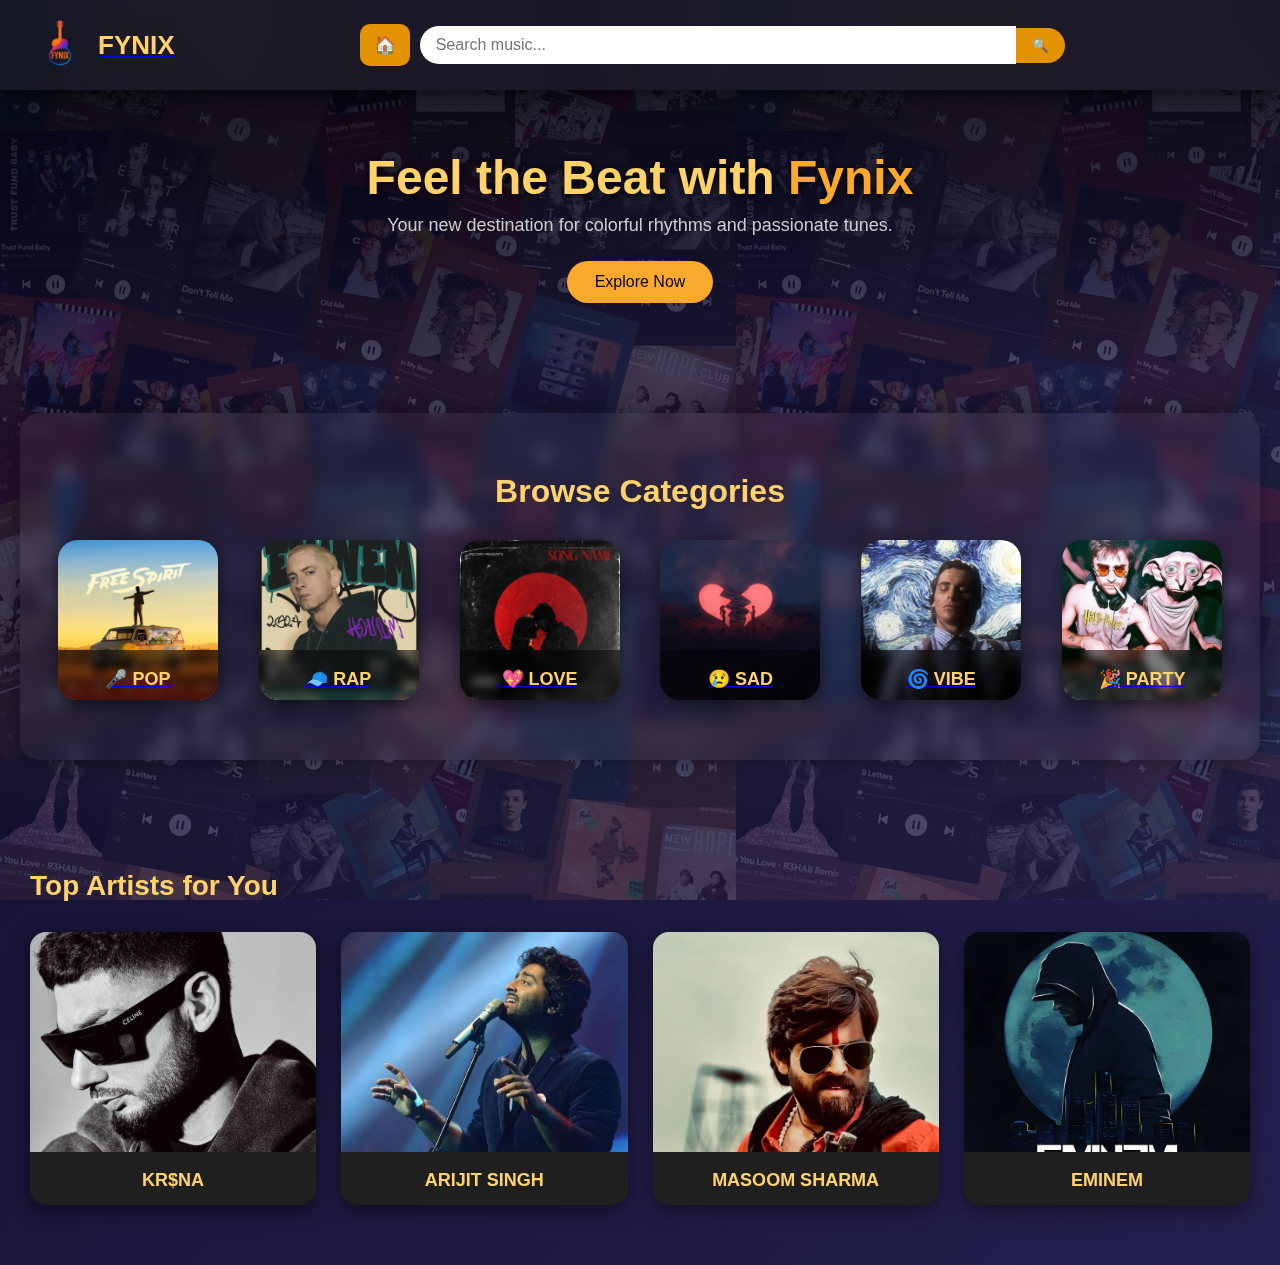
<file: index.html>
<!DOCTYPE html>
<html lang="en">
<head>
  <meta charset="UTF-8" />
  <meta name="viewport" content="width=device-width, initial-scale=1" />
  <title>Fynix - Music for the Soul</title>
  <link rel="stylesheet" href="index.css" />
  <link rel="stylesheet" href="https://cdnjs.cloudflare.com/ajax/libs/font-awesome/6.5.0/css/all.min.css">
  <link rel="icon" type="image/png" href="images/logo.png" />
  <script defer src="index.js"></script>
</head>
<body>

  <div class="stars"></div>
<header class="navbar">
  <a href="index.html" class="logo">
    <img src="images/logo.png" alt="Fynix Logo">
    <span>FYNIX</span>
  </a>

 <div class="search-bar-container">
    <button class="home-btn" onclick="window.location.href='index.html'">🏠</button>
    <div class="search-box">
      <input type="text" id="searchInput" placeholder="Search music...">
   <button onclick="handleSearch()">🔍</button>
    </div>
  </div>
</header>
  <main>
    <section class="hero">
      <h1>Feel the Beat with <span>Fynix</span></h1>
      <p>Your new destination for colorful rhythms and passionate tunes.</p>
      <button onclick="exploreNow()">Explore Now</button>
    </section>

    <section class="categories">
  <h2>Browse Categories</h2>
  <div class="category-grid">
    <a href="pop.html" class="category-card"><span>🎤 POP</span></a>
    <a href="rap.html" class="category-card"><span>🧢 RAP</span></a>
    <a href="love.html" class="category-card"><span>💖 LOVE</span></a>
    <a href="sad.html" class="category-card"><span>😢 SAD</span></a>
    <a href="vibe.html" class="category-card"><span>🌀 VIBE</span></a>
    <a href="party.html" class="category-card"><span>🎉 PARTY</span></a>
  </div>
</section>

    <section class="recommend">
  <h2>Top Artists for You</h2>
  <div class="music-cards">
   <div class="music-card" onclick="window.location.href='krsna.html'">
      <img src="images/track1.png" alt="Track 1" />
      <p>KR$NA</p>
    </div>
    <div class="music-card" onclick="window.location.href='arijit.html'">
      <img src="images/track2.png" alt="Track 2" />
      <p>ARIJIT SINGH</p>
    </div>
   <div class="music-card" onclick="window.location.href='masoom.html'">
      <img src="images/track3.png" alt="Track 3" />
      <p>MASOOM SHARMA</p>
    </div>
   <div class="music-card" onclick="window.location.href='eminem.html'">
      <img src="images/track4.png" alt="Track 4" />
      <p>EMINEM </p>
    </div>
  </div>
</section>
  </main>
</body>
</html>
</file>
<file: index.css>
/* Reset */
* {
  margin: 0;
  padding: 0;
  box-sizing: border-box;
}

body {
  font-family: 'Segoe UI', Tahoma, Geneva, Verdana, sans-serif;
  color: white;
  background: linear-gradient(135deg, #0f0c29, #302b63, #24243e);
  background-size: 300% 300%;
  animation: pulseDark 10s ease infinite;
  overflow-x: hidden;
  position: relative;
}

/* Galaxy Stars Background */
.stars {
  position: fixed;
  width: 100%;
  height: 100%;
  background: url('images/back.png');
  animation: starsMove 200s linear infinite;
  z-index: 0;
  opacity: 0.20;
  pointer-events: none;
}

@keyframes starsMove {
  0% { background-position: 0 0; }
  100% { background-position: -5000px 5000px; }
}

/* Background Animation */
@keyframes pulseDark {
  0% {
    background-position: 0% 50%;
    filter: brightness(1);
  }
  50% {
    background-position: 100% 50%;
    filter: brightness(1.1);
  }
  100% {
    background-position: 0% 50%;
    filter: brightness(1);
  }
}

/* Navbar */
.navbar {
  display: flex;
  justify-content: space-between;
  align-items: center;
  background: rgba(20, 20, 30, 0.7); /* Dark glassy */
  backdrop-filter: blur(50px);        /* Soft blur effect */
  padding: 15px 30px;
  box-shadow: 0 4px 20px rgba(0, 0, 0, 0.6);
  position: relative;
  z-index: 10; /* Make sure it's above stars & shapes */
}

.logo {
  display: flex;
  align-items: center;
  gap: 8px;
}

.logo img {
  height: 60px;
  max-height: 70px;
  transition: 0.3s;
}

.logo span {
  font-size: 26px;
  font-weight: bold;
  color: #ffd369;
}
/* Home button + search bar container */
.search-bar-container {
  display: flex;
  align-items: center;
  flex: 1;
  justify-content: center;
  gap: 10px;
}

/* Home button */
.home-btn {
  background-color: #e49300;
  color: black;
  border: none;
  border-radius: 10px;
  padding: 10px 14px;
  font-size: 18px;
  cursor: pointer;
  transition: background 0.3s ease;
}

.home-btn:hover {
  background-color: #ffad1f;
}

/* Search Box */
.search-box {
  display: flex;
  align-items: center;
  width: 60%;
}

.search-box input {
  padding: 10px 16px;
  width: 100%;
  border-radius: 20px 0 0 20px;
  border: none;
  outline: none;
  font-size: 16px;
}

.search-box button {
  padding: 10px 16px;
  border-radius: 0 20px 20px 0;
  border: none;
  background-color: #e49300;
  color: black;
  cursor: pointer;
  transition: 0.3s;
}

.search-box button:hover {
  background-color: #ffad1f;
}
/* Right empty div for layout balance */
.empty-space {
  width: 60px;
}

/* Hero Section */
.hero {
  text-align: center;
  padding: 60px 20px;
  background: linear-gradient(to bottom, rgba(0, 0, 0, 0.5), transparent);
  z-index: 2;
  position: relative;
}

.hero h1 {
  font-size: 48px;
  margin-bottom: 10px;
  color: #ffd369;
  text-shadow: 1px 1px 10px black;
}

.hero h1 span {
  color: #fba92c;
}

.hero p {
  font-size: 18px;
  margin-bottom: 25px;
  color: #ccc;
}

.hero button {
  padding: 12px 28px;
  font-size: 16px;
  background-color: #fba92c;
  color: black;
  border: none;
  border-radius: 30px;
  cursor: pointer;
  transition: background 0.3s;
}

.hero button:hover {
  background-color: #e49300;
}

/* Categories Section */
.categories {
  padding: 60px 30px;
  background: rgba(255, 255, 255, 0.04);
  backdrop-filter: blur(8px);
  border-radius: 20px;
  margin: 50px 20px;
  box-shadow: 0 0 25px rgba(0, 0, 0, 0.4);
  z-index: 2;
  position: relative;
}

.categories h2 {
  margin-bottom: 20px;
  font-size: 32px;
  text-align: center;
  color: #ffd369;
}

.category-grid {
  display: grid;
  grid-template-columns: repeat(auto-fit, minmax(160px, 1fr));
  gap: 25px;
  justify-items: center;
  margin-top: 30px;
}
.category-card {
  position: relative;
  background-size: cover;
  background-position: center;
  background-repeat: no-repeat;
  border-radius: 20px;
  width: 160px;
  height: 160px;
  overflow: hidden;
  box-shadow: 0 6px 18px rgba(0, 0, 0, 0.5);
  cursor: pointer;
  display: flex;
  align-items: flex-end; /* shift text to bottom */
  justify-content: center;
  transition: transform 0.3s ease;
}

/* Blur overlay for text readability */
.category-card::after {
  content: "";
  position: absolute;
  bottom: 0;
  width: 100%;
  height: 50px;
  background: rgba(0, 0, 0, 0.5); /* semi-transparent black */
  backdrop-filter: blur(4px);
  z-index: 1;
}

/* Text styling */
.category-card span {
  position: relative;
  z-index: 2;
  font-size: 18px;
  font-weight: 600;
  color: #ffd369;
  font-family: 'Segoe UI', Tahoma, Geneva, Verdana, sans-serif;
  padding: 10px;
  text-align: center;
  width: 100%;
}
/* Individual category background PNGs */
.category-card:nth-child(1) {
  background-image: url('images/pop.png');
}

.category-card:nth-child(2) {
  background-image: url('images/rap.png');
}

.category-card:nth-child(3) {
  background-image: url('images/love.png');
}

.category-card:nth-child(4) {
  background-image: url('images/sad.png');
}

.category-card:nth-child(5) {
  background-image: url('images/vibe.png');
}

.category-card:nth-child(6) {
  background-image: url('images/party.png');
}


.category-card:hover {
  transform: scale(1.05);
  box-shadow: 0 0 25px #fba92c80;
  filter: brightness(1.1); /* Image remains intact with glow */
}

/* Music Cards */
.recommend {
  padding: 60px 30px;
  z-index: 2;
  position: relative;
}

.recommend h2 {
  margin-bottom: 20px;
  font-size: 28px;
  color: #ffd369;
}

.music-cards {
  display: grid;
  grid-template-columns: repeat(auto-fit, minmax(200px, 1fr));
  gap: 25px;
  margin-top: 30px;
}

.music-card {
  background: #1f1f1f;
  border-radius: 16px;
  overflow: hidden;
  text-align: center;
  transition: transform 0.3s ease;
  box-shadow: 0 6px 20px rgba(0, 0, 0, 0.5);
  cursor: pointer;
}

.music-card:hover {
  transform: scale(1.05);
}

.music-card img {
  width: 100%;
  height: 220px;
  object-fit: cover;
}

.music-card p {
  font-size: 18px;
  padding: 14px 10px;
  font-weight: 600;
  color: #ffd369;
  font-family: 'Segoe UI', Tahoma, Geneva, Verdana, sans-serif;
}

/* 🔥 Full Mobile Responsive Enhancements */
@media (max-width: 768px) {

  /* Navbar becomes stacked and centered */
  .navbar {
    flex-direction: column;
    align-items: center;
    padding: 10px 20px;
  }

  .logo {
    justify-content: center;
  }

  .logo img {
    height: 50px;
  }

  .logo span {
    font-size: 22px;
  }

  /* Home button and search bar stacked vertically */
  .search-bar-container {
    flex-direction: column;
    gap: 10px;
    width: 100%;
    align-items: center;
  }

  .home-btn {
    font-size: 16px;
    padding: 8px 12px;
  }

  .search-box {
    width: 90%;
  }

  .search-box input {
    padding: 10px;
    font-size: 14px;
  }

  .search-box button {
    padding: 10px;
    font-size: 14px;
  }

  .empty-space {
    display: none;
  }

  /* Hero text scaling */
  .hero {
    padding: 40px 15px;
  }

  .hero h1 {
    font-size: 28px;
  }

  .hero p {
    font-size: 15px;
  }

  .hero button {
    padding: 10px 22px;
    font-size: 14px;
  }

  /* Categories */
  .categories {
    padding: 40px 15px;
    margin: 30px 10px;
  }

  .categories h2 {
    font-size: 24px;
  }

  .category-card {
    width: 130px;
    height: 130px;
    font-size: 16px;
    padding: 20px;
  }

  /* Music Cards */
  .recommend {
    padding: 40px 15px;
  }

  .recommend h2 {
    font-size: 22px;
  }

  .music-card {
    min-width: 160px;
  }

  .music-card img {
    height: 140px;
  }

  .music-card p {
    font-size: 14px;
  }
}
</file>
